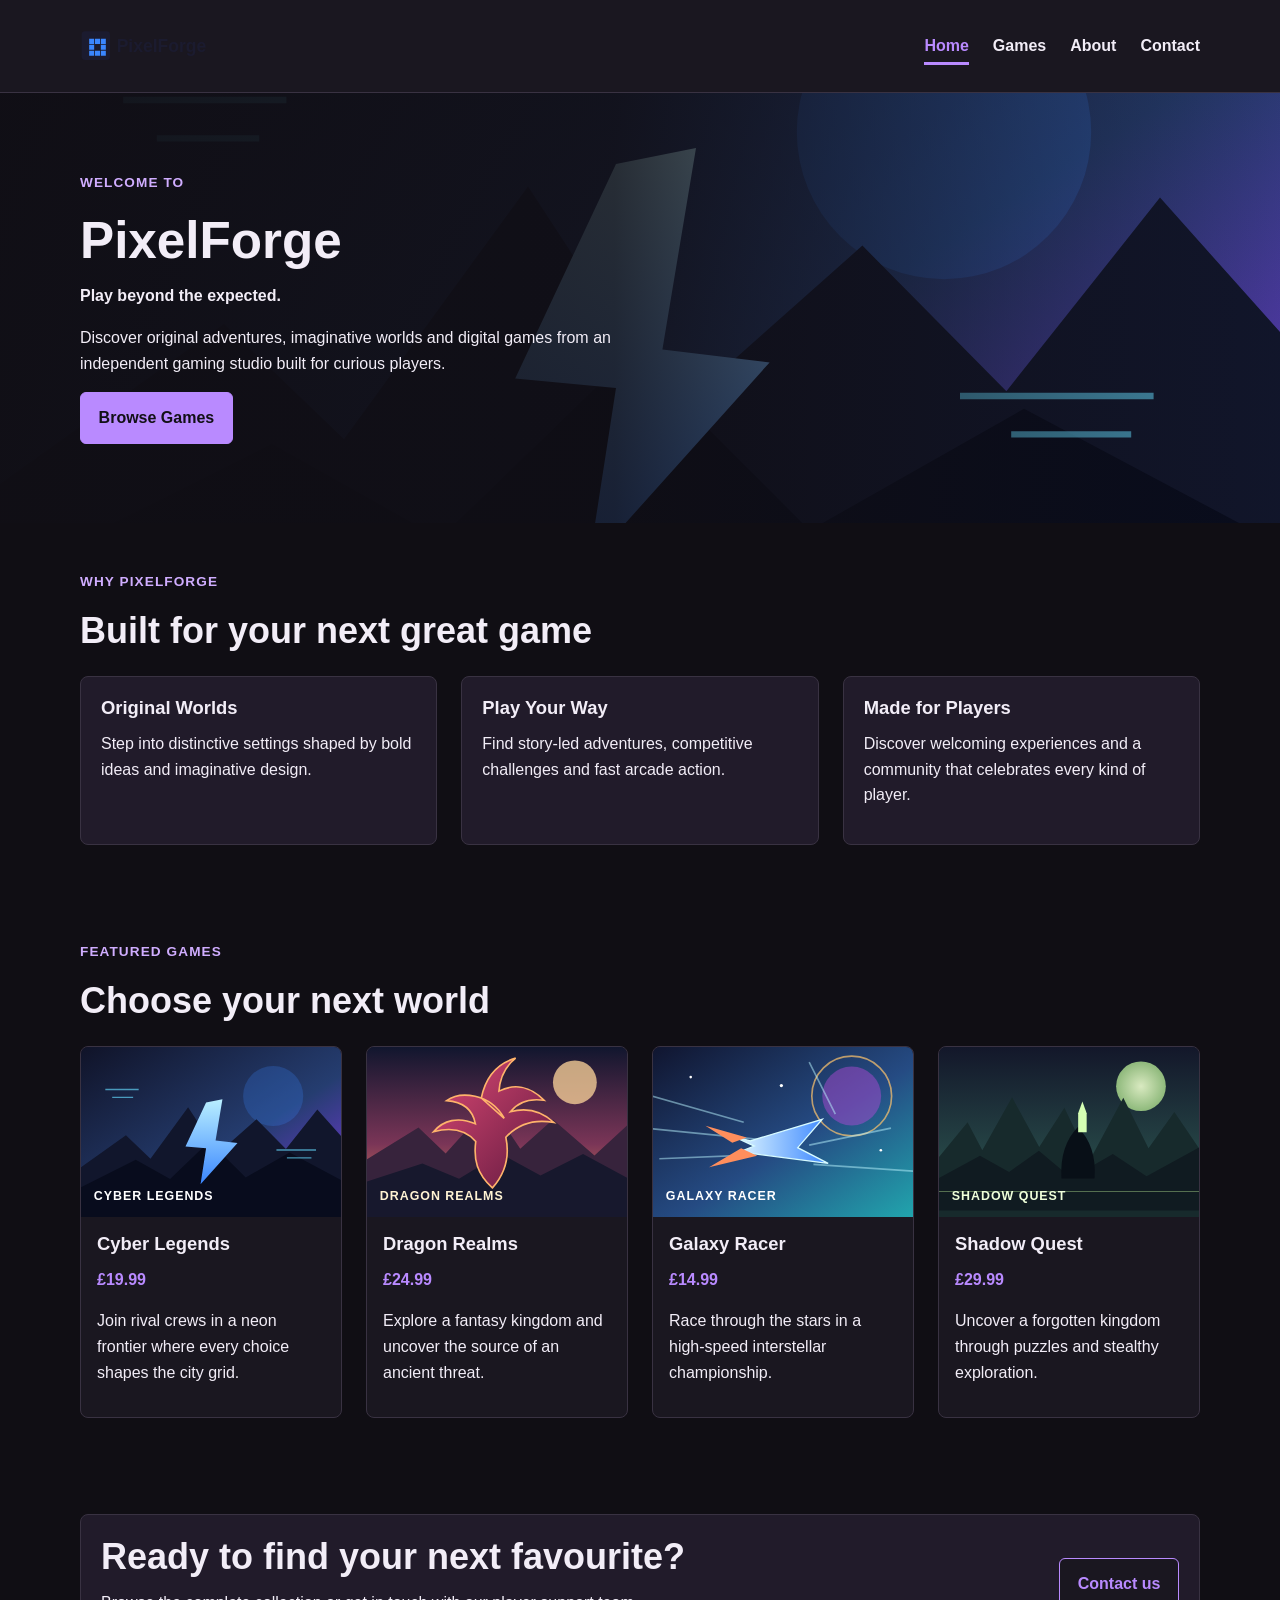
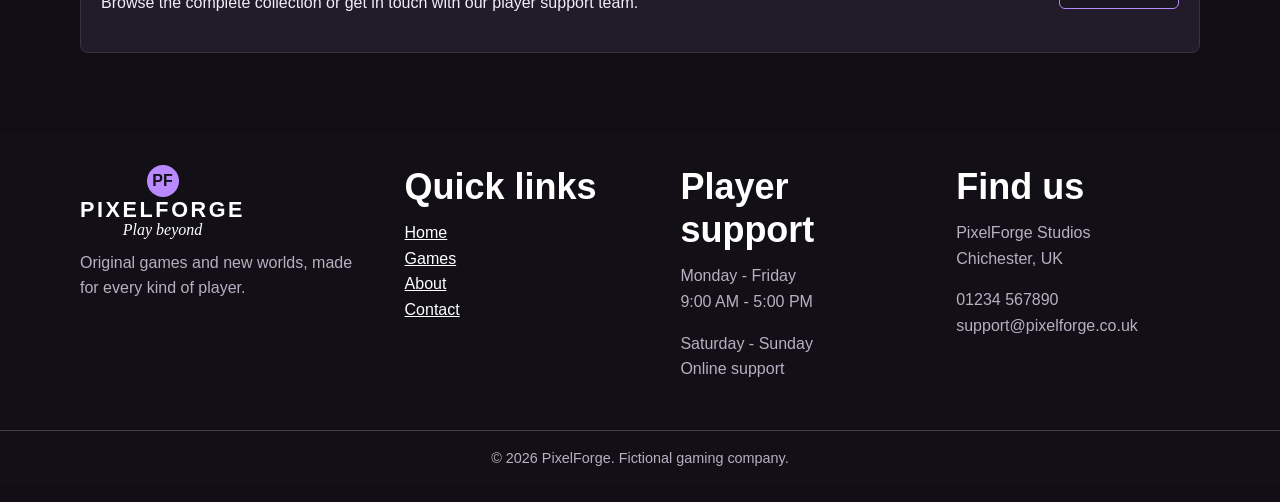
<file: index.html>
<!DOCTYPE html>
<!-- The html lang attribute tells browsers and screen readers the page language. -->
<html lang="en">
<head>
  <!-- UTF-8 supports special characters such as the pound sign and accented words. -->
  <meta charset="UTF-8">
  <!-- The viewport tag makes the layout scale correctly on phones and tablets. -->
  <meta name="viewport" content="width=device-width, initial-scale=1.0">
  <meta name="description" content="Discover original adventures, imaginative worlds and digital games at PixelForge.">
  <title>PixelForge | Home</title>
  <!-- All pages share the same stylesheet so the website looks consistent. -->
  <link rel="stylesheet" href="styles.css">
</head>
<body>
  <!-- Skip link helps keyboard users move past the repeated navigation. -->
  <a class="skip-link" href="#main">Skip to main content</a>

  <!-- Site header: repeated on every page for consistent navigation. -->
  <header class="site-header">
    <div class="header-inner">
      <!-- Logo also works as a home page link. -->
      <a href="index.html" aria-label="PixelForge home">
        <img class="logo" src="assets/pixelforge-logo.svg" alt="PixelForge logo">
      </a>
      <!-- aria-label names the navigation region for assistive technology. -->
      <nav class="main-nav" aria-label="Main navigation">
        <ul>
          <!-- aria-current marks the page the visitor is currently viewing. -->
          <li><a href="index.html" aria-current="page">Home</a></li>
          <li><a href="games.html">Games</a></li>
          <li><a href="about.html">About</a></li>
          <li><a href="contact.html">Contact</a></li>
        </ul>
      </nav>
    </div>
  </header>

  <!-- Main contains the unique content for this page. -->
  <main id="main">
    <!-- Hero section: first impression with the main message and call to action. -->
    <section class="hero">
      <div class="section">
        <div class="hero-content">
          <p class="eyebrow">Welcome to</p>
          <h1>PixelForge</h1>
          <p><strong>Play beyond the expected.</strong></p>
          <p>Discover original adventures, imaginative worlds and digital games from an independent gaming studio built for curious players.</p>
          <a class="button" href="games.html">Browse Games</a>
        </div>
      </div>
    </section>

    <!-- Feature section: three reasons to explore PixelForge. -->
    <section class="section" aria-labelledby="features-heading">
      <div class="section-intro">
        <p class="eyebrow">Why PixelForge</p>
        <!-- This id connects the heading to aria-labelledby on the section. -->
        <h2 id="features-heading">Built for your next great game</h2>
      </div>
      <!-- grid three creates a three-column layout on desktop. -->
      <div class="grid three">
        <!-- article is used because each feature is a self-contained item. -->
        <article class="feature">
          <h3>Original Worlds</h3>
          <p>Step into distinctive settings shaped by bold ideas and imaginative design.</p>
        </article>
        <article class="feature">
          <h3>Play Your Way</h3>
          <p>Find story-led adventures, competitive challenges and fast arcade action.</p>
        </article>
        <article class="feature">
          <h3>Made for Players</h3>
          <p>Discover welcoming experiences and a community that celebrates every kind of player.</p>
        </article>
      </div>
    </section>

    <!-- Featured games preview: a sample of the full catalogue. -->
    <section class="section" aria-labelledby="popular-heading">
      <div class="section-intro">
        <p class="eyebrow">Featured games</p>
        <h2 id="popular-heading">Choose your next world</h2>
      </div>
      <!-- grid four creates four cards in one row on large screens. -->
      <div class="grid four">
        <article class="card">
          <!-- alt text describes the image for people who cannot see it. -->
          <img src="assets/cyber-legends.svg" alt="Neon-lit mountains and an energy blade from Cyber Legends">
          <div class="card-content">
            <h3>Cyber Legends</h3>
            <p class="price">£19.99</p>
            <p>Join rival crews in a neon frontier where every choice shapes the city grid.</p>
          </div>
        </article>
        <article class="card">
          <img src="assets/dragon-realms.svg" alt="A dragon soaring beneath a glowing moon in Dragon Realms">
          <div class="card-content">
            <h3>Dragon Realms</h3>
            <p class="price">£24.99</p>
            <p>Explore a fantasy kingdom and uncover the source of an ancient threat.</p>
          </div>
        </article>
        <article class="card">
          <img src="assets/galaxy-racer.svg" alt="A futuristic spacecraft racing across a colourful galaxy">
          <div class="card-content">
            <h3>Galaxy Racer</h3>
            <p class="price">£14.99</p>
            <p>Race through the stars in a high-speed interstellar championship.</p>
          </div>
        </article>
        <article class="card">
          <img src="assets/shadow-quest.svg" alt="A lone adventurer beneath a moonlit forest in Shadow Quest">
          <div class="card-content">
            <h3>Shadow Quest</h3>
            <p class="price">£29.99</p>
            <p>Uncover a forgotten kingdom through puzzles and stealthy exploration.</p>
          </div>
        </article>
      </div>
    </section>

    <section class="section" aria-label="Player support information">
      <div class="notice">
        <div>
          <h2>Ready to find your next favourite?</h2>
          <p>Browse the complete collection or get in touch with our player support team.</p>
        </div>
        <a class="button secondary" href="contact.html">Contact us</a>
      </div>
    </section>
  </main>

  <!-- Footer: repeated contact and navigation information at the bottom of each page. -->
  <footer class="site-footer">
    <div class="footer-inner">
      <div>
        <!-- Text-based footer brand avoids image contrast issues on the dark background. -->
        <div class="footer-brand" aria-label="PixelForge">
          <span>PF</span>
          <strong>PIXELFORGE</strong>
          <em>Play beyond</em>
        </div>
        <p>Original games and new worlds, made for every kind of player.</p>
      </div>
      <div>
        <!-- Quick links repeat the main navigation for users who reach the page bottom. -->
        <h2>Quick links</h2>
        <ul class="footer-links">
          <li><a href="index.html">Home</a></li>
          <li><a href="games.html">Games</a></li>
          <li><a href="about.html">About</a></li>
          <li><a href="contact.html">Contact</a></li>
        </ul>
      </div>
      <div>
        <h2>Player support</h2>
        <p>Monday - Friday<br>9:00 AM - 5:00 PM</p>
        <p>Saturday - Sunday<br>Online support</p>
      </div>
      <div>
        <h2>Find us</h2>
        <p>PixelForge Studios<br>Chichester, UK</p>
        <p>01234 567890<br>support@pixelforge.co.uk</p>
      </div>
    </div>
    <p class="copyright">© 2026 PixelForge. Fictional gaming company.</p>
  </footer>
</body>
</html>
</file>
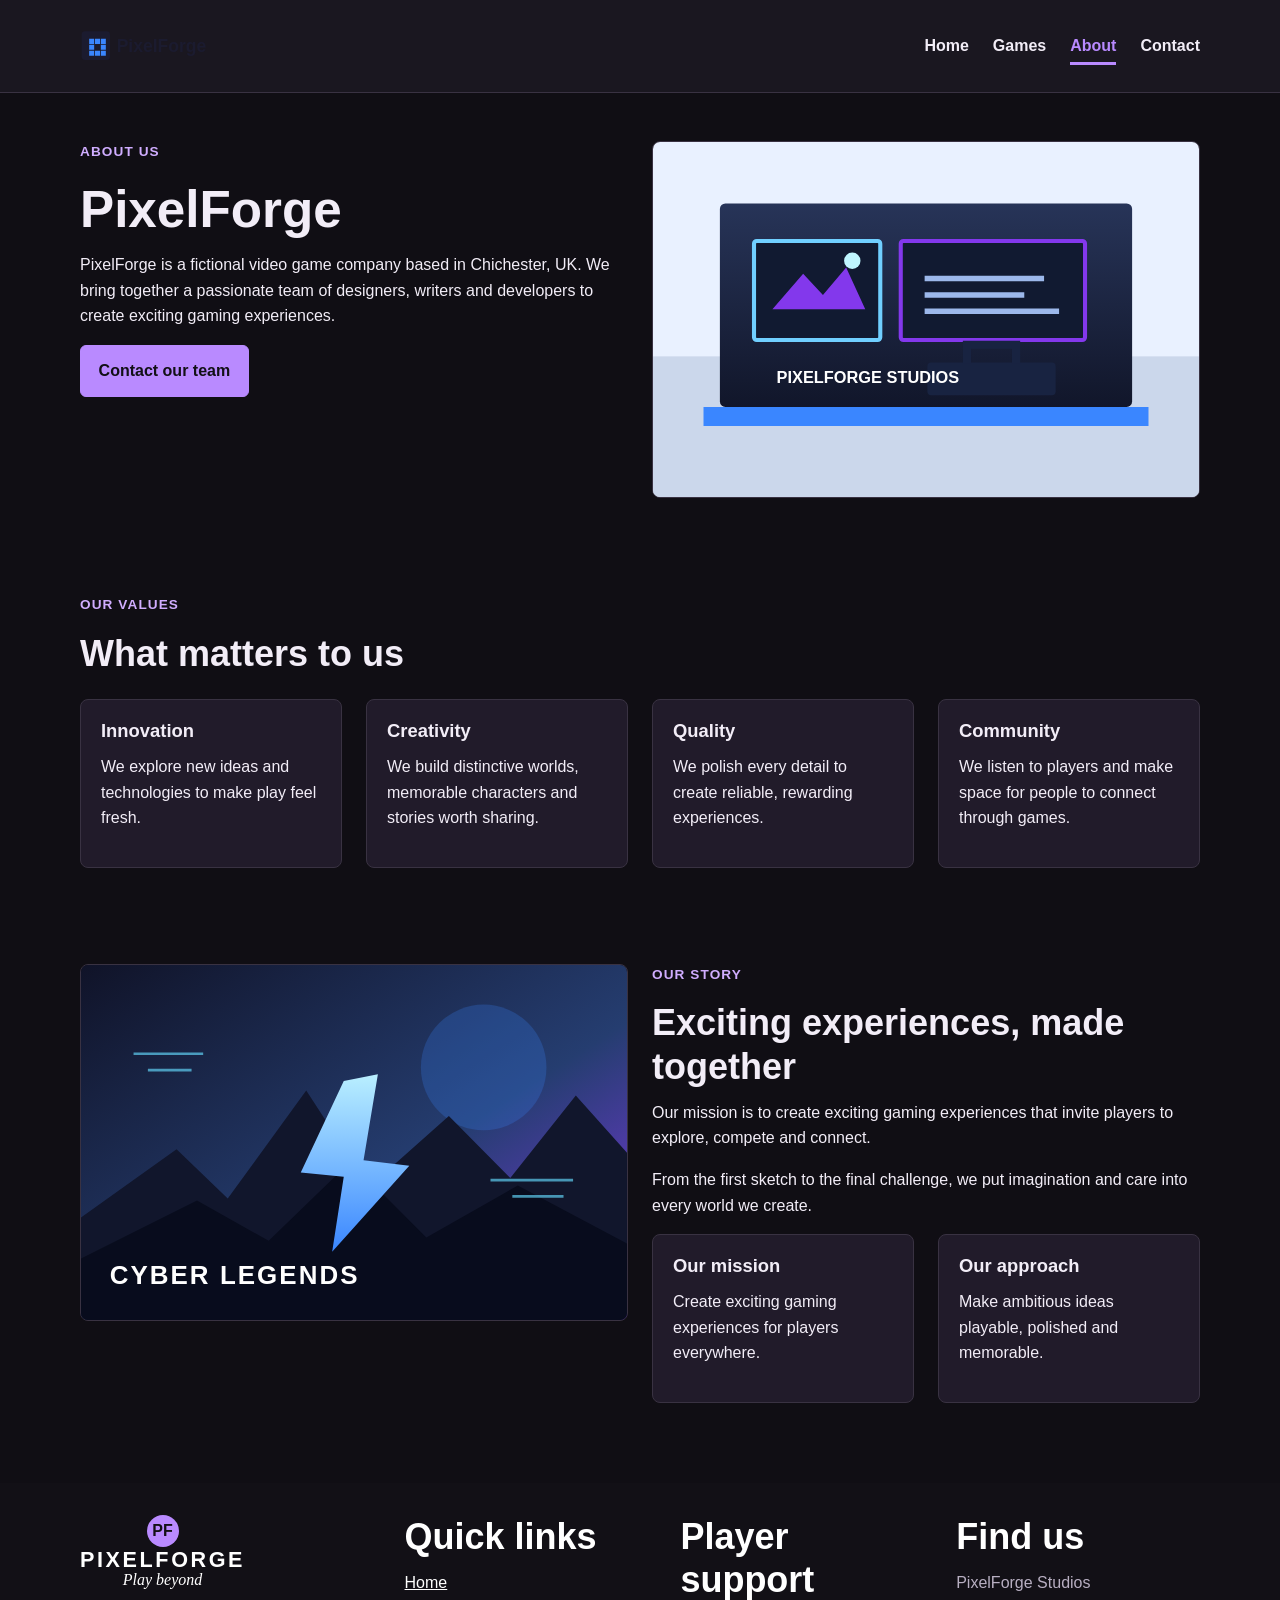
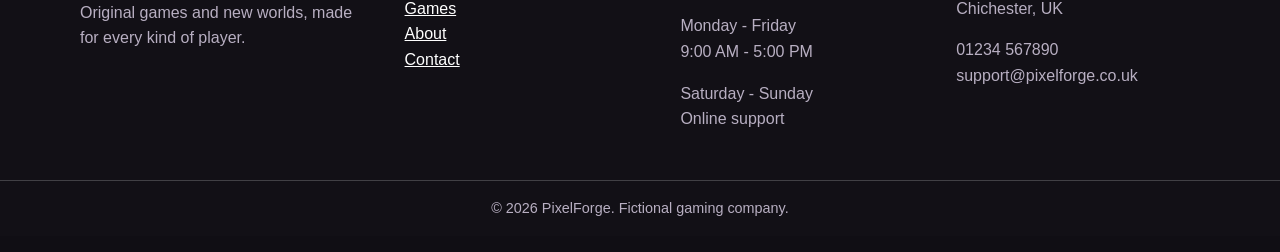
<file: about.html>
<!DOCTYPE html>
<!-- About page for the Week 8 static website. -->
<html lang="en">
<head>
  <!-- Metadata tells the browser how to read and scale the page. -->
  <meta charset="UTF-8">
  <meta name="viewport" content="width=device-width, initial-scale=1.0">
  <meta name="description" content="Learn about PixelForge, a fictional video game company creating exciting gaming experiences.">
  <title>PixelForge | About</title>
  <!-- Shared stylesheet keeps this page visually consistent with the others. -->
  <link rel="stylesheet" href="styles.css">
</head>
<body>
  <!-- Accessibility link for keyboard and screen reader users. -->
  <a class="skip-link" href="#main">Skip to main content</a>

  <!-- Shared site header with logo and navigation. -->
  <header class="site-header">
    <div class="header-inner">
      <a href="index.html" aria-label="PixelForge home">
        <img class="logo" src="assets/pixelforge-logo.svg" alt="PixelForge logo">
      </a>
      <nav class="main-nav" aria-label="Main navigation">
        <ul>
          <li><a href="index.html">Home</a></li>
          <li><a href="games.html">Games</a></li>
          <!-- aria-current shows that this is the page currently open. -->
          <li><a href="about.html" aria-current="page">About</a></li>
          <li><a href="contact.html">Contact</a></li>
        </ul>
      </nav>
    </div>
  </header>

  <!-- The main element holds content that is unique to this page. -->
  <main id="main">
    <!-- Intro section: two-column layout with text on one side and an image on the other. -->
    <section class="section">
      <div class="grid two">
        <div>
          <p class="eyebrow">About us</p>
          <h1>PixelForge</h1>
          <p>PixelForge is a fictional video game company based in Chichester, UK. We bring together a passionate team of designers, writers and developers to create exciting gaming experiences.</p>
          <a class="button" href="contact.html">Contact our team</a>
        </div>
        <!-- The image supports the page story and has descriptive alt text. -->
        <img class="map-image" src="assets/studio.svg" alt="Game development workstations at PixelForge Studios">
      </div>
    </section>

    <!-- Values section: short feature cards are easy to scan. -->
    <section class="section" aria-labelledby="values-heading">
      <div class="section-intro">
        <p class="eyebrow">Our values</p>
        <h2 id="values-heading">What matters to us</h2>
      </div>
      <!-- grid four displays four value cards across the page on desktop. -->
      <div class="grid four">
        <article class="feature">
          <h3>Innovation</h3>
          <p>We explore new ideas and technologies to make play feel fresh.</p>
        </article>
        <article class="feature">
          <h3>Creativity</h3>
          <p>We build distinctive worlds, memorable characters and stories worth sharing.</p>
        </article>
        <article class="feature">
          <h3>Quality</h3>
          <p>We polish every detail to create reliable, rewarding experiences.</p>
        </article>
        <article class="feature">
          <h3>Community</h3>
          <p>We listen to players and make space for people to connect through games.</p>
        </article>
      </div>
    </section>

    <!-- Story section: combines studio artwork with the company's mission. -->
    <section class="section" aria-labelledby="story-heading">
      <div class="grid two">
        <img class="map-image" src="assets/cyber-legends.svg" alt="Neon mountain landscape from a PixelForge game world">
        <div>
          <p class="eyebrow">Our story</p>
          <h2 id="story-heading">Exciting experiences, made together</h2>
          <p>Our mission is to create exciting gaming experiences that invite players to explore, compete and connect.</p>
          <p>From the first sketch to the final challenge, we put imagination and care into every world we create.</p>
          <!-- Nested grid creates two smaller feature blocks inside the story section. -->
          <div class="grid two">
            <article class="feature">
              <h3>Our mission</h3>
              <p>Create exciting gaming experiences for players everywhere.</p>
            </article>
            <article class="feature">
              <h3>Our approach</h3>
              <p>Make ambitious ideas playable, polished and memorable.</p>
            </article>
          </div>
        </div>
      </div>
    </section>
  </main>

  <!-- Shared footer appears at the end of each page. -->
  <footer class="site-footer">
    <div class="footer-inner">
      <div>
        <!-- Text-based footer branding keeps contrast strong against the dark background. -->
        <div class="footer-brand" aria-label="PixelForge">
          <span>PF</span>
          <strong>PIXELFORGE</strong>
          <em>Play beyond</em>
        </div>
        <p>Original games and new worlds, made for every kind of player.</p>
      </div>
      <div>
        <!-- Repeated links help users navigate after reading the page. -->
        <h2>Quick links</h2>
        <ul class="footer-links">
          <li><a href="index.html">Home</a></li>
          <li><a href="games.html">Games</a></li>
          <li><a href="about.html">About</a></li>
          <li><a href="contact.html">Contact</a></li>
        </ul>
      </div>
      <div>
        <h2>Player support</h2>
        <p>Monday - Friday<br>9:00 AM - 5:00 PM</p>
        <p>Saturday - Sunday<br>Online support</p>
      </div>
      <div>
        <!-- Contact summary gives key information without needing another click. -->
        <h2>Find us</h2>
        <p>PixelForge Studios<br>Chichester, UK</p>
        <p>01234 567890<br>support@pixelforge.co.uk</p>
      </div>
    </div>
    <p class="copyright">© 2026 PixelForge. Fictional gaming company.</p>
  </footer>
</body>
</html>
</file>
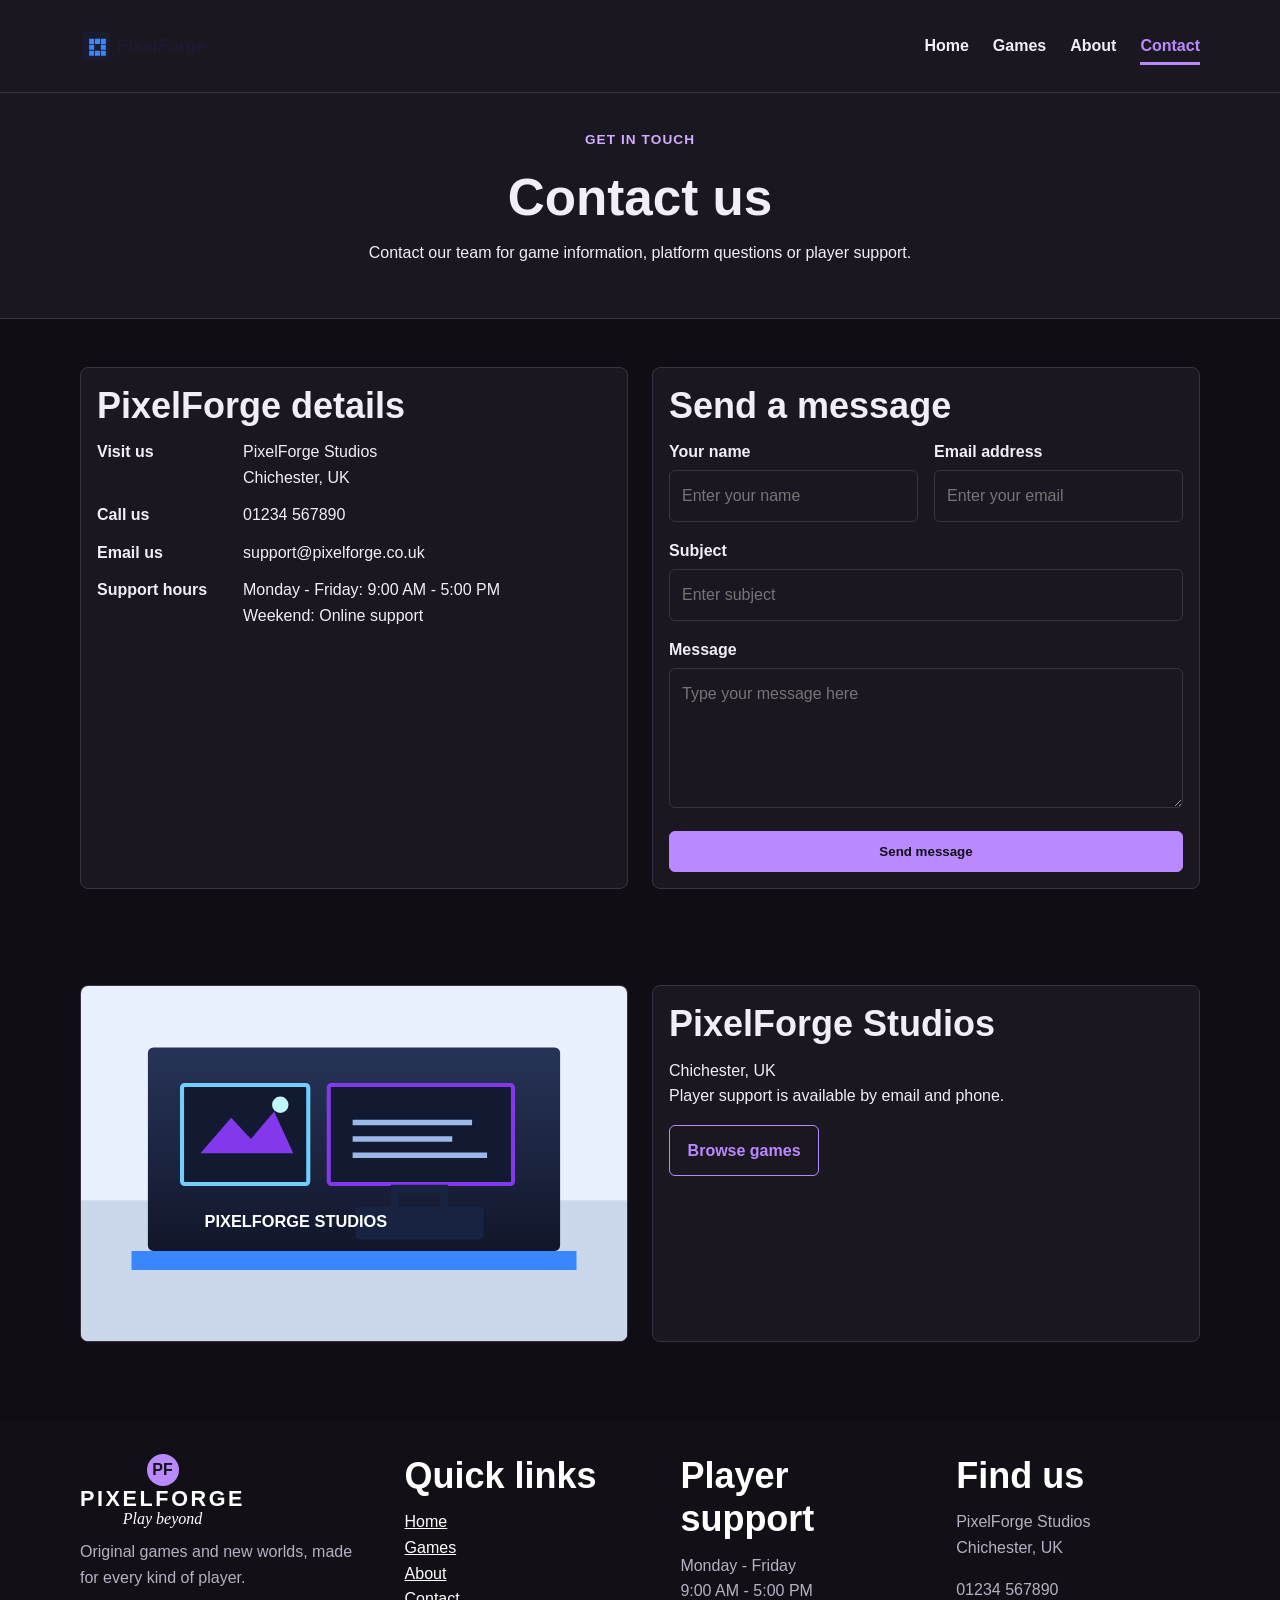
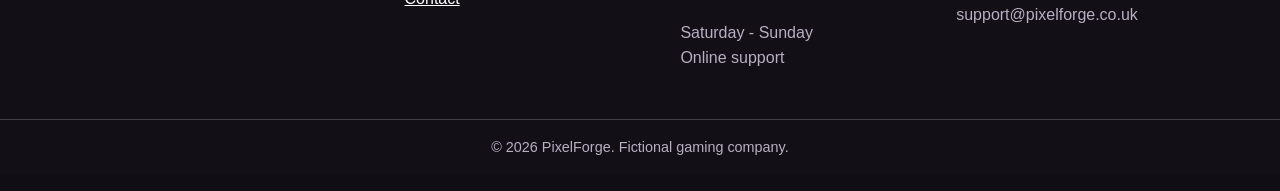
<file: contact.html>
<!doctype html>
<html lang="en">
  <head>
    <meta charset="UTF-8" />
    <meta name="viewport" content="width=device-width, initial-scale=1.0" />
    <meta name="description" content="Contact PixelForge player support in Chichester, UK.">
    <title>PixelForge | Contact</title>
    <link rel="stylesheet" href="styles.css" />
  </head>
  <body>
    <a class="skip-link" href="#main">Skip to main content</a>
    <header class="site-header">
      <div class="header-inner">
        <a href="index.html" aria-label="PixelForge home">
          <img class="logo" src="assets/pixelforge-logo.svg" alt="PixelForge logo" />
        </a>
        <nav class="main-nav" aria-label="Main navigation">
          <ul>
            <li><a href="index.html">Home</a></li>
            <li><a href="games.html">Games</a></li>
            <li><a href="about.html">About</a></li>
            <li><a href="contact.html" aria-current="page">Contact</a></li>
          </ul>
        </nav>
      </div>
    </header>

    <main id="main">
      <section class="page-title">
        <div class="section">
          <p class="eyebrow">Get in touch</p>
          <h1>Contact us</h1>
          <p>
            Contact our team for game information, platform questions or player support.
          </p>
        </div>
      </section>

      <section class="section" aria-labelledby="contact-heading">
        <div class="grid two">
          <aside class="info-panel" aria-labelledby="contact-heading">
            <h2 id="contact-heading">PixelForge details</h2>
            <dl class="details-list">
              <div>
                <dt>Visit us</dt>
                <dd>PixelForge Studios<br />Chichester, UK</dd>
              </div>
              <div>
                <dt>Call us</dt>
                <dd>01234 567890</dd>
              </div>
              <div>
                <dt>Email us</dt>
                <dd>support@pixelforge.co.uk</dd>
              </div>
              <div>
                <dt>Support hours</dt>
                <dd>Monday - Friday: 9:00 AM - 5:00 PM<br />Weekend: Online support</dd>
              </div>
            </dl>
          </aside>

          <section class="form-panel" aria-labelledby="form-heading">
            <h2 id="form-heading">Send a message</h2>
            <form class="contact-form" action="#" method="post">
              <div class="form-row">
                <div>
                  <label for="name">Your name</label>
                  <input
                    id="name"
                    name="name"
                    type="text"
                    placeholder="Enter your name"
                  />
                </div>
                <div>
                  <label for="email">Email address</label>
                  <input
                    id="email"
                    name="email"
                    type="email"
                    placeholder="Enter your email"
                  />
                </div>
              </div>
              <div>
                <label for="subject">Subject</label>
                <input
                  id="subject"
                  name="subject"
                  type="text"
                  placeholder="Enter subject"
                />
              </div>
              <div>
                <label for="message">Message</label>
                <textarea
                  id="message"
                  name="message"
                  placeholder="Type your message here"
                ></textarea>
              </div>
              <button class="button" type="submit">Send message</button>
            </form>
          </section>
        </div>
      </section>

      <section class="section" aria-labelledby="location-heading">
        <div class="grid two">
          <img
            class="map-image"
            src="assets/studio.svg"
            alt="Illustration of the PixelForge game development studio"
          />
          <div class="info-panel">
            <h2 id="location-heading">PixelForge Studios</h2>
            <p>Chichester, UK<br />Player support is available by email and phone.</p>
            <a class="button secondary" href="games.html">Browse games</a>
          </div>
        </div>
      </section>
    </main>

    <footer class="site-footer">
      <div class="footer-inner">
        <div>
          <div class="footer-brand" aria-label="PixelForge">
            <span>PF</span>
            <strong>PIXELFORGE</strong>
            <em>Play beyond</em>
          </div>
          <p>Original games and new worlds, made for every kind of player.</p>
        </div>
        <div>
          <h2>Quick links</h2>
          <ul class="footer-links">
            <li><a href="index.html">Home</a></li>
            <li><a href="games.html">Games</a></li>
            <li><a href="about.html">About</a></li>
            <li><a href="contact.html">Contact</a></li>
          </ul>
        </div>
        <div>
          <h2>Player support</h2>
          <p>Monday - Friday<br />9:00 AM - 5:00 PM</p>
          <p>Saturday - Sunday<br />Online support</p>
        </div>
        <div>
          <h2>Find us</h2>
          <p>PixelForge Studios<br />Chichester, UK</p>
          <p>01234 567890<br />support@pixelforge.co.uk</p>
        </div>
      </div>
      <p class="copyright">© 2026 PixelForge. Fictional gaming company.</p>
    </footer>
  </body>
</html>
</file>
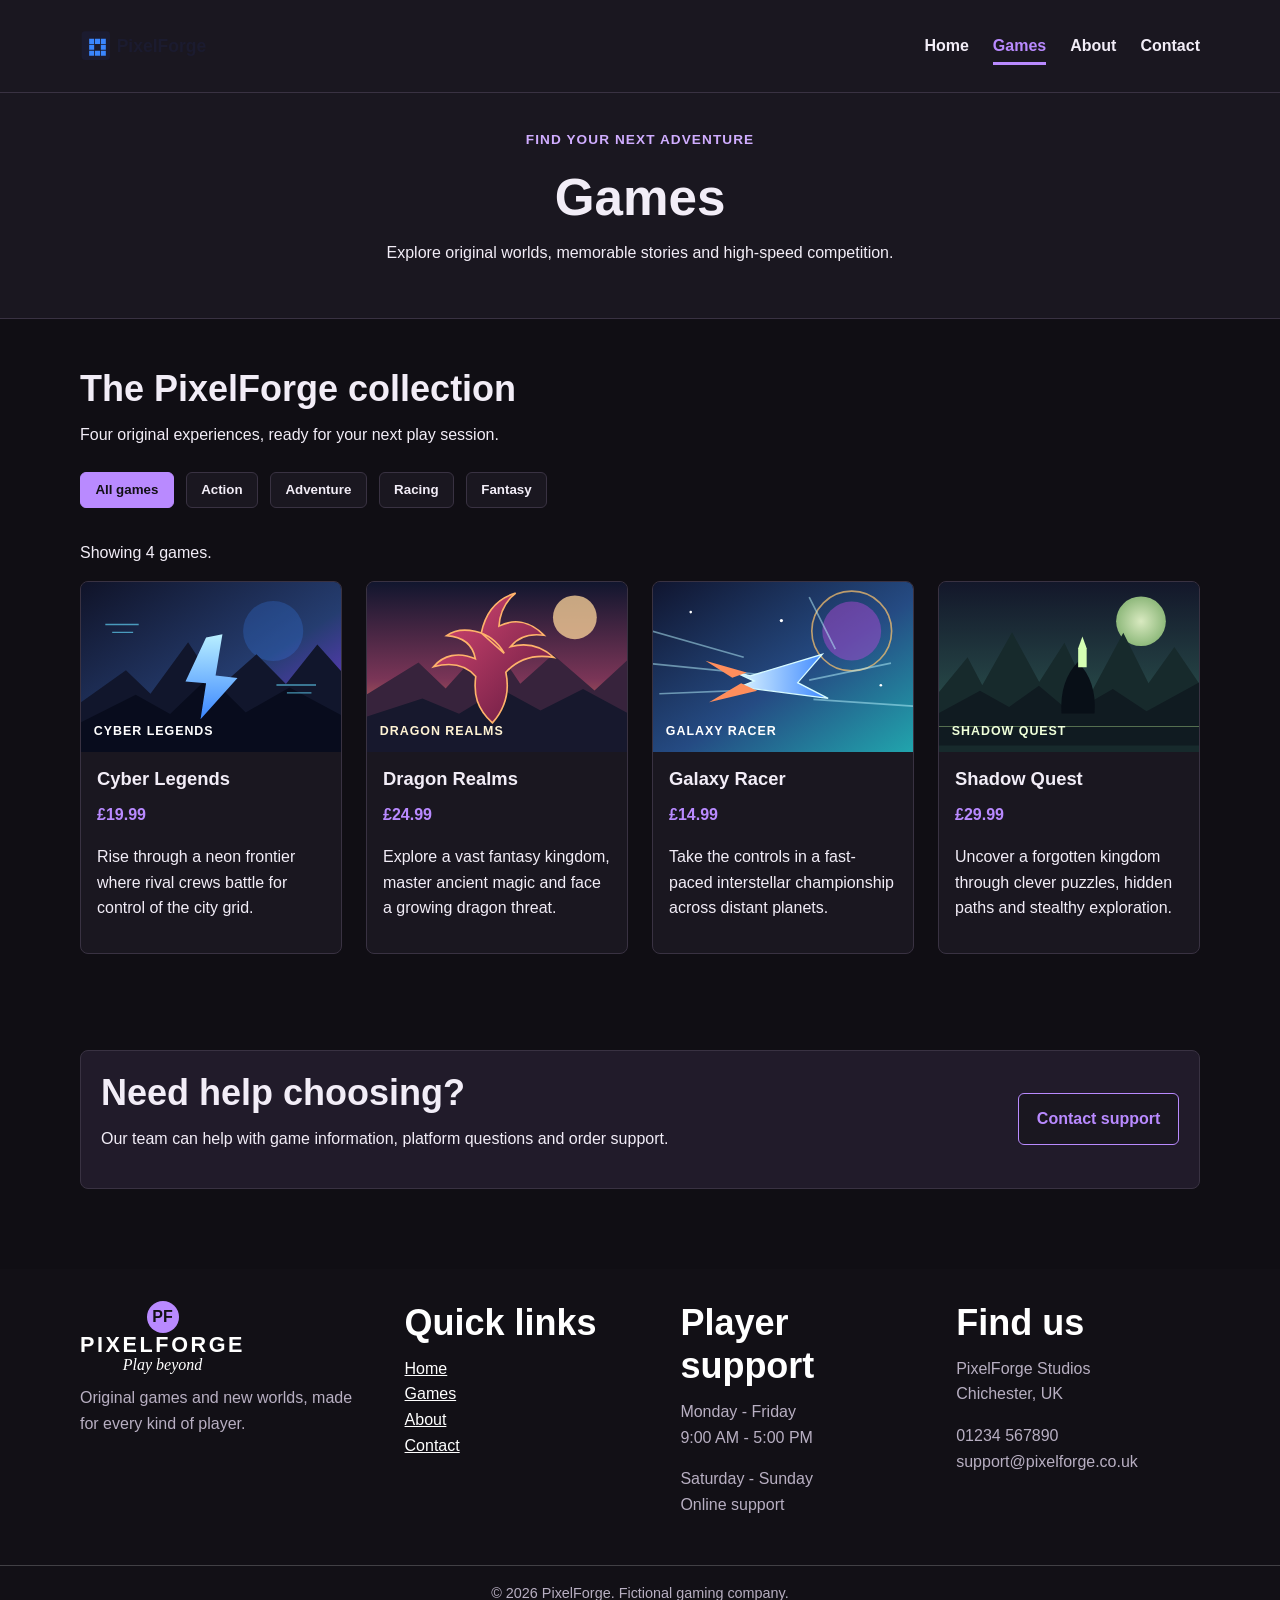
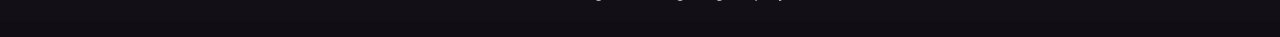
<file: games.html>
<!DOCTYPE html>
<html lang="en">

<head>
  <meta charset="UTF-8">
  <meta name="viewport" content="width=device-width, initial-scale=1.0">
  <meta name="description"
    content="Discover story-driven adventures and high-speed worlds in the PixelForge games catalogue.">
  <title>PixelForge | Games</title>
  <link rel="stylesheet" href="styles.css">
  <script src="script.js" defer></script>
</head>

<body>
  <a class="skip-link" href="#main">Skip to main content</a>
  <header class="site-header">
    <div class="header-inner">
      <a href="index.html" aria-label="PixelForge home">
        <img class="logo" src="assets/pixelforge-logo.svg" alt="PixelForge logo">
      </a>
      <nav class="main-nav" aria-label="Main navigation">
        <ul>
          <li><a href="index.html">Home</a></li>
          <li><a href="games.html" aria-current="page">Games</a></li>
          <li><a href="about.html">About</a></li>
          <li><a href="contact.html">Contact</a></li>
        </ul>
      </nav>
    </div>
  </header>

  <main id="main">
    <section class="page-title">
      <div class="section">
        <p class="eyebrow">Find your next adventure</p>
        <h1>Games</h1>
        <p>Explore original worlds, memorable stories and high-speed competition.</p>
      </div>
    </section>

    <section class="section" aria-labelledby="games-heading">
      <div class="section-intro">
        <h2 id="games-heading">The PixelForge collection</h2>
        <p>Four original experiences, ready for your next play session.</p>
      </div>
      <div class="tabs" aria-label="Game categories">
        <button class="tab active" type="button" data-filter="all" aria-pressed="true">All games</button>
        <button class="tab" type="button" data-filter="action" aria-pressed="false">Action</button>
        <button class="tab" type="button" data-filter="adventure" aria-pressed="false">Adventure</button>
        <button class="tab" type="button" data-filter="racing" aria-pressed="false">Racing</button>
        <button class="tab" type="button" data-filter="fantasy" aria-pressed="false">Fantasy</button>
      </div>
      <p id="filter-feedback" aria-live="polite">Showing 4 games.</p>
      <div class="grid four">
        <article class="card" data-category="action">
          <img src="assets/cyber-legends.svg" alt="Neon-lit mountains and an energy blade from Cyber Legends">
          <div class="card-content">
            <h3>Cyber Legends</h3>
            <p class="price">£19.99</p>
            <p>Rise through a neon frontier where rival crews battle for control of the city grid.</p>
          </div>
        </article>
        <article class="card" data-category="fantasy">
          <img src="assets/dragon-realms.svg" alt="A dragon soaring beneath a glowing moon in Dragon Realms">
          <div class="card-content">
            <h3>Dragon Realms</h3>
            <p class="price">£24.99</p>
            <p>Explore a vast fantasy kingdom, master ancient magic and face a growing dragon threat.</p>
          </div>
        </article>
        <article class="card" data-category="racing">
          <img src="assets/galaxy-racer.svg" alt="A futuristic spacecraft racing across a colourful galaxy">
          <div class="card-content">
            <h3>Galaxy Racer</h3>
            <p class="price">£14.99</p>
            <p>Take the controls in a fast-paced interstellar championship across distant planets.</p>
          </div>
        </article>
        <article class="card" data-category="adventure">
          <img src="assets/shadow-quest.svg" alt="A lone adventurer beneath a moonlit forest in Shadow Quest">
          <div class="card-content">
            <h3>Shadow Quest</h3>
            <p class="price">£29.99</p>
            <p>Uncover a forgotten kingdom through clever puzzles, hidden paths and stealthy exploration.</p>
          </div>
        </article>
      </div>
    </section>

    <section class="section" aria-label="Game support information">
      <div class="notice">
        <div>
          <h2>Need help choosing?</h2>
          <p>Our team can help with game information, platform questions and order support.</p>
        </div>
        <a class="button secondary" href="contact.html">Contact support</a>
      </div>
    </section>
  </main>

  <footer class="site-footer">
    <div class="footer-inner">
      <div>
        <div class="footer-brand" aria-label="PixelForge">
          <span>PF</span>
          <strong>PIXELFORGE</strong>
          <em>Play beyond</em>
        </div>
        <p>Original games and new worlds, made for every kind of player.</p>
      </div>
      <div>
        <h2>Quick links</h2>
        <ul class="footer-links">
          <li><a href="index.html">Home</a></li>
          <li><a href="games.html">Games</a></li>
          <li><a href="about.html">About</a></li>
          <li><a href="contact.html">Contact</a></li>
        </ul>
      </div>
      <div>
        <h2>Player support</h2>
        <p>Monday - Friday<br>9:00 AM - 5:00 PM</p>
        <p>Saturday - Sunday<br>Online support</p>
      </div>
      <div>
        <h2>Find us</h2>
        <p>PixelForge Studios<br>Chichester, UK</p>
        <p>01234 567890<br>support@pixelforge.co.uk</p>
      </div>
    </div>
    <p class="copyright">© 2026 PixelForge. Fictional gaming company.</p>
  </footer>
</body>

</html>
</file>
<file: styles.css>
/* Colour variables for the whole website.
   Changing a colour here updates every rule that uses that variable. */
:root {
  --navy: #121016;
  --blue: #b98aff;
  --purple: #d0adff;
  --light-blue: #211b2a;
  --border: #393242;
  --text: #f2edf7;
  --muted: #b8afc2;
  --surface: #1a1720;
  --page: #100e14;
}

/* Makes width and height calculations easier by including padding and borders. */
* {
  box-sizing: border-box;
}

/* Global page settings: remove default margin, set the main font, and apply the page background. */
body {
  margin: 0;
  font-family: Arial, Helvetica, sans-serif;
  line-height: 1.6;
  color: var(--text);
  background: var(--page);
}

/* Images should shrink to fit their containers instead of overflowing. */
img {
  max-width: 100%;
  display: block;
}

/* Default link colour used across the site. */
a {
  color: var(--blue);
}

/* Accessibility helper.
   The link is hidden off-screen until keyboard users tab onto it. */
.skip-link {
  position: absolute;
  left: -999px;
  top: 0;
  background: var(--navy);
  color: white;
  padding: 0.75rem 1rem;
  z-index: 20;
}

/* When focused, the skip link becomes visible so users can jump straight to main content. */
.skip-link:focus {
  left: 0;
}

/* Header area that contains the logo and main navigation. */
.site-header {
  background: var(--surface);
  border-bottom: 1px solid var(--border);
}

/* Shared page width.
   These three containers line up the header, page sections, and footer content. */
.header-inner,
.section,
.footer-inner {
  width: min(1120px, calc(100% - 2rem));
  margin: 0 auto;
}

/* Flexbox places the logo on the left and the navigation on the right. */
.header-inner {
  min-height: 92px;
  display: flex;
  align-items: center;
  justify-content: space-between;
  gap: 1.5rem;
}

/* Controls the visible size of the logo image in the header. */
.logo {
  width: 150px;
}

/* Removes default bullet styling from navigation and footer lists. */
.main-nav ul,
.footer-links {
  list-style: none;
  margin: 0;
  padding: 0;
}

/* Navigation links sit in a row on desktop and can wrap on smaller screens. */
.main-nav ul {
  display: flex;
  align-items: center;
  gap: 1.5rem;
  flex-wrap: wrap;
}

/* Base style for each navigation link. */
.main-nav a {
  text-decoration: none;
  color: var(--text);
  font-weight: 700;
  padding: 0.5rem 0;
  border-bottom: 3px solid transparent;
}

/* Shows hover, keyboard focus, and the current page using the same blue underline. */
.main-nav a:hover,
.main-nav a:focus,
.main-nav a[aria-current="page"] {
  color: var(--blue);
  border-bottom-color: var(--blue);
}

/* Home page hero.
   The gradient keeps the text readable over the background image. */
.hero {
  background: linear-gradient(90deg, rgba(16, 14, 20, 0.96) 0%, rgba(16, 14, 20, 0.86) 48%, rgba(16, 14, 20, 0.08) 100%), url("assets/cyber-legends.svg") center / cover;
}

/* Gives the hero enough height and vertically centres the content. */
.hero .section {
  min-height: 430px;
  display: grid;
  align-items: center;
}

/* Keeps hero text from stretching too wide on large screens. */
.hero-content {
  max-width: 560px;
}

/* Small uppercase label used above main headings. */
.eyebrow {
  color: var(--purple);
  font-weight: 700;
  text-transform: uppercase;
  letter-spacing: 0.08em;
  font-size: 0.85rem;
}

/* Shared heading styling keeps the page hierarchy consistent. */
h1,
h2,
h3 {
  color: var(--text);
  line-height: 1.2;
  margin: 0 0 0.75rem;
}

/* clamp() gives a responsive heading size with a minimum and maximum. */
h1 {
  font-size: clamp(2rem, 4vw, 4rem);
}

/* Secondary heading size. */
h2 {
  font-size: clamp(1.6rem, 3vw, 2.25rem);
}

/* Smaller heading size used inside cards and panels. */
h3 {
  font-size: 1.15rem;
}

/* Paragraph spacing: margin only at the bottom keeps vertical rhythm predictable. */
p {
  margin: 0 0 1rem;
}

/* Reusable button class for links and form buttons. */
.button {
  display: inline-block;
  background: var(--blue);
  color: var(--navy);
  text-decoration: none;
  font-weight: 700;
  border-radius: 6px;
  padding: 0.75rem 1.1rem;
  border: 1px solid var(--blue);
}

/* Secondary buttons are outlined/light so they feel less dominant. */
.button.secondary {
  background: var(--surface);
  color: var(--blue);
}

/* Every main content section uses the same vertical spacing. */
.section {
  padding: 3rem 0;
}

/* Limits introduction text so it stays readable. */
.section-intro {
  max-width: 720px;
  margin-bottom: 1.5rem;
}

/* Reusable grid helper. Extra classes decide how many columns are used. */
.grid {
  display: grid;
  gap: 1.5rem;
}

/* Three-column layout, used for feature blocks. */
.grid.three {
  grid-template-columns: repeat(3, minmax(0, 1fr));
}

/* Four-column layout, used for menu and popular item cards. */
.grid.four {
  grid-template-columns: repeat(4, minmax(0, 1fr));
}

/* Two-column layout, used for image/text and contact panels. */
.grid.two {
  grid-template-columns: repeat(2, minmax(0, 1fr));
}

/* Shared panel/card styling for repeated content blocks. */
.card,
.info-panel,
.form-panel {
  background: var(--surface);
  border: 1px solid var(--border);
  border-radius: 8px;
  overflow: hidden;
}

/* Adds internal spacing inside cards and panels. */
.card-content,
.info-panel,
.form-panel {
  padding: 1rem;
}

/* Card images share a fixed height so all menu cards line up neatly. */
.card img {
  width: 100%;
  height: 170px;
  object-fit: cover;
}

/* Menu prices need to stand out from descriptions. */
.price {
  color: var(--blue);
  font-weight: 700;
}

/* Feature blocks highlight short benefits without needing images. */
.feature {
  background: var(--light-blue);
  border: 1px solid var(--border);
  border-radius: 8px;
  padding: 1.25rem;
}

/* Strong text inside feature cards uses the brand navy. */
.feature strong {
  color: var(--text);
}

/* Page title banner used on Menu and Contact pages. */
.page-title {
  text-align: center;
  background: var(--surface);
  border-bottom: 1px solid var(--border);
}

/* Slightly tighter spacing inside page title banners. */
.page-title .section {
  padding-top: 2.25rem;
  padding-bottom: 2.25rem;
}

/* Static category tabs for Week 8.
   These look like controls now; JavaScript can make them interactive in Week 10. */
.tabs {
  display: flex;
  flex-wrap: wrap;
  gap: 0.75rem;
  margin: 1.5rem 0 2rem;
}

/* Base visual style for each category tab. */
.tab {
  border: 1px solid var(--border);
  border-radius: 6px;
  background: var(--surface);
  color: var(--text);
  padding: 0.6rem 0.9rem;
  font-weight: 700;
}

/* Active tab shows the selected category. */
.tab.active {
  background: var(--blue);
  color: var(--navy);
  border-color: var(--blue);
}

/* Contact details use a definition list because each label has a matching value. */
.details-list {
  display: grid;
  gap: 0.75rem;
  margin: 0;
}

/* Each detail row has a label column and a value column on desktop. */
.details-list div {
  display: grid;
  grid-template-columns: 130px 1fr;
  gap: 1rem;
}

/* Definition terms are the labels, such as Visit us and Call us. */
.details-list dt {
  font-weight: 700;
  color: var(--text);
}

/* Definition descriptions hold the actual contact information. */
.details-list dd {
  margin: 0;
}

/* The contact form uses a grid so each form row has consistent spacing. */
.contact-form {
  display: grid;
  gap: 1rem;
}

/* Places name and email side by side on larger screens. */
.form-row {
  display: grid;
  grid-template-columns: repeat(2, minmax(0, 1fr));
  gap: 1rem;
}

/* Labels are displayed above their inputs for clarity and accessibility. */
label {
  display: block;
  font-weight: 700;
  color: var(--text);
  margin-bottom: 0.35rem;
}

/* Shared input styling for text fields and the message box. */
input,
textarea {
  width: 100%;
  border: 1px solid var(--border);
  border-radius: 6px;
  padding: 0.75rem;
  font: inherit;
  background: var(--surface);
  color: var(--text);
}

/* The message box starts taller than a normal input and can be resized vertically. */
textarea {
  min-height: 140px;
  resize: vertical;
}

/* Notice panels draw attention to useful information without being full pages. */
.notice {
  background: var(--light-blue);
  border: 1px solid var(--border);
  border-radius: 8px;
  padding: 1.25rem;
  display: flex;
  align-items: center;
  justify-content: space-between;
  gap: 1rem;
}

/* Gives location and studio images a simple framed edge. */
.map-image {
  border: 1px solid var(--border);
  border-radius: 8px;
}

/* Footer uses a dark background to close the page visually. */
.site-footer {
  background: var(--navy);
  color: white;
  margin-top: 2rem;
}

/* Four footer columns: brand, quick links, opening hours, and location. */
.footer-inner {
  display: grid;
  grid-template-columns: 1.2fr 1fr 1fr 1fr;
  gap: 2rem;
  padding: 2rem 0;
}

/* Footer headings and links need to be white on the dark background. */
.site-footer h2,
.site-footer h3,
.site-footer a {
  color: white;
}

/* Footer body text uses a softer blue-white so it is readable but less loud. */
.site-footer p,
.site-footer li {
  color: var(--muted);
}

/* Text version of the logo for the footer.
   This avoids the original logo image becoming a white block on the dark footer. */
.footer-brand {
  display: grid;
  gap: 0.1rem;
  width: max-content;
  margin-bottom: 0.75rem;
  color: white;
  text-align: center;
  line-height: 1;
}

/* Circular 19 badge used inside the footer brand mark. */
.footer-brand span {
  width: 32px;
  height: 32px;
  margin: 0 auto;
  display: grid;
  place-items: center;
  border-radius: 50%;
  background: var(--blue);
  color: var(--navy);
  font-weight: 700;
}

/* Main PixelForge wordmark in the footer. */
.footer-brand strong {
  font-size: 1.35rem;
  letter-spacing: 0.12em;
}

/* Small tagline below the footer wordmark. */
.footer-brand em {
  font-family: Georgia, serif;
  font-style: italic;
}

/* Final copyright strip at the bottom of every page. */
.copyright {
  border-top: 1px solid rgba(255, 255, 255, 0.2);
  text-align: center;
  padding: 1rem;
  color: var(--muted);
  font-size: 0.9rem;
}

/* Responsive rules for tablets and phones. */
@media (max-width: 860px) {
  /* Stack the logo and navigation so the header does not feel cramped. */
  .header-inner {
    align-items: flex-start;
    flex-direction: column;
    padding: 1rem 0;
  }

  /* On small screens, use a stronger overlay so hero text stays readable. */
  .hero {
    background: linear-gradient(rgba(16, 14, 20, 0.94), rgba(16, 14, 20, 0.94)), url("assets/cyber-legends.svg") center / cover;
  }

  /* All multi-column layouts become one column on small screens. */
  .grid.three,
  .grid.four,
  .grid.two,
  .footer-inner,
  .form-row {
    grid-template-columns: 1fr;
  }

  /* Notice panels stack text and buttons vertically on mobile. */
  .notice {
    align-items: flex-start;
    flex-direction: column;
  }

  /* Contact detail labels stack above their values on small screens. */
  .details-list div {
    grid-template-columns: 1fr;
    gap: 0.1rem;
  }
}
</file>
